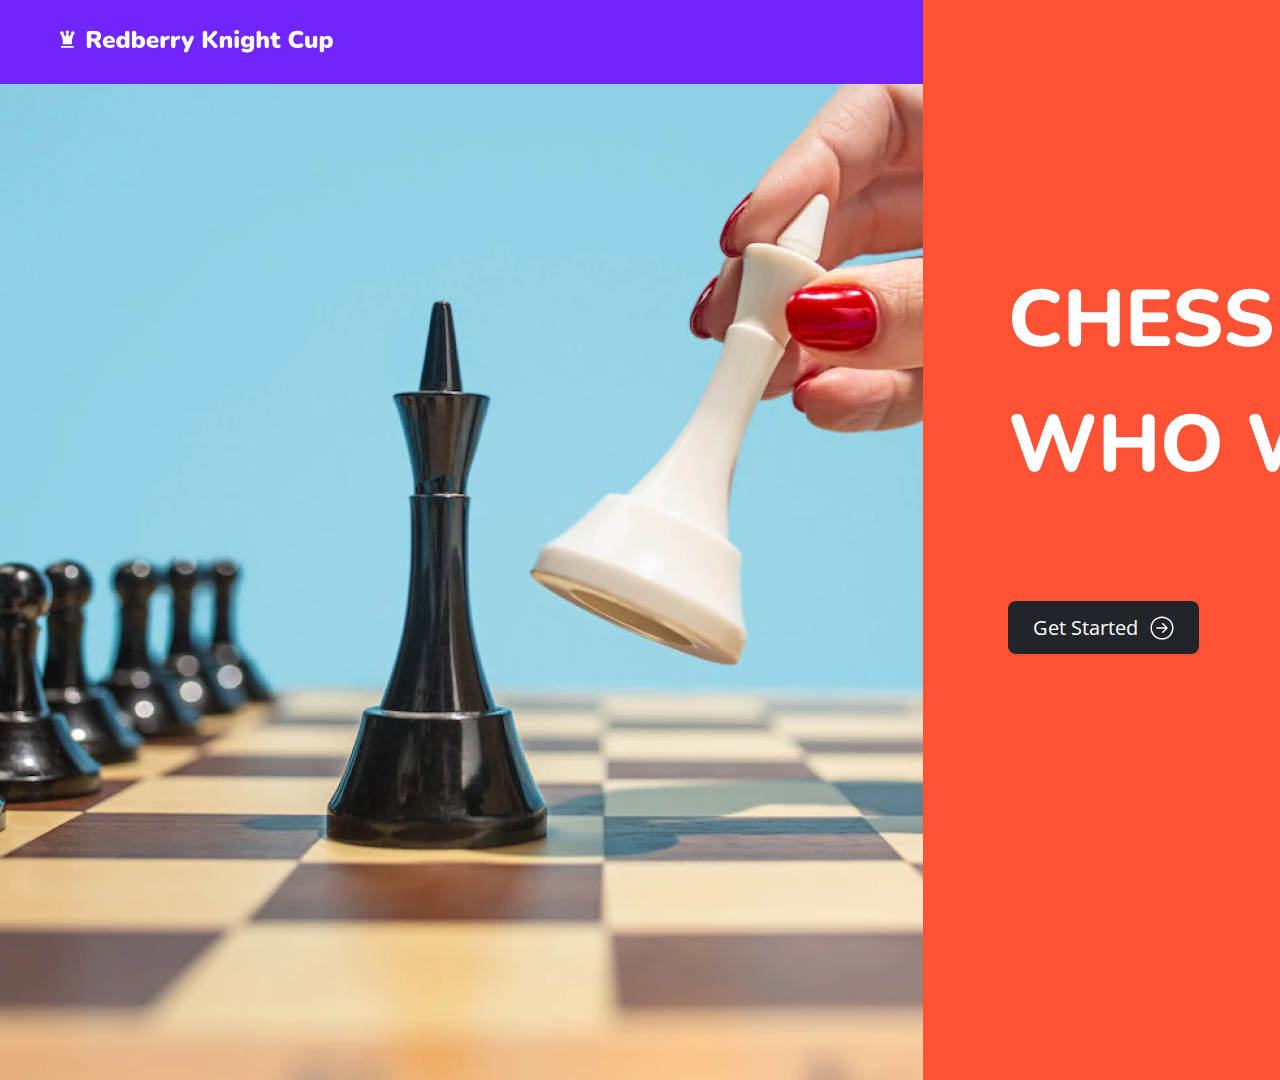
<file: index.html>
<!DOCTYPE html>
<html lang="en">
  <head>
    <meta charset="UTF-8" />
    <meta http-equiv="X-UA-Compatible" content="IE=edge" />
    <meta name="viewport" content="width=device-width, initial-scale=1.0" />
    <link rel="stylesheet" href="./styles/style.css" />
    <link rel="stylesheet" href="./styles/index.css">
    <link rel="preconnect" href="https://fonts.googleapis.com" />
    <link rel="preconnect" href="https://fonts.gstatic.com" crossorigin />
    <link
      href="https://fonts.googleapis.com/css2?family=Nunito:wght@400;700;800&family=Open+Sans&display=swap"
      rel="stylesheet"
    />
    <title>Redberry Knight Cup</title>
  </head>
  <body>
    <!-- firstPage -->
    <div class="page firstPage">
      <div class="firstHalf">
        <header class="knightCupHeader">
          <div class="knight-cup-logo">
            <img
              src="./media/general/Vector.svg"
              alt="knight crown"
              class="crown-logo"
            />
            <img
              src="./media/general/Redberry Knight Cup.svg"
              alt="knight cup logo"
              class="crown"
            />
          </div>
        </header>
        <div class="main-img">
          <img
            src="./media/first_page/Landing page- scrolling photo.png"
            alt="chess board"
            class="main-board-img"
          />
        </div>
      </div>
      <div class="second-Half">
        <h2>CHESS SAYS</h2>
        <p>A LOT ABOUT</p>
        <h2>WHO WE ARE</h2>
        <a href="./form.html">
          <button class="first-btn">
            Get Started <img src="./media/general/arrow.svg" />
          </button>
        </a>
      </div>
    </div>
  </body>
</html>
</file>
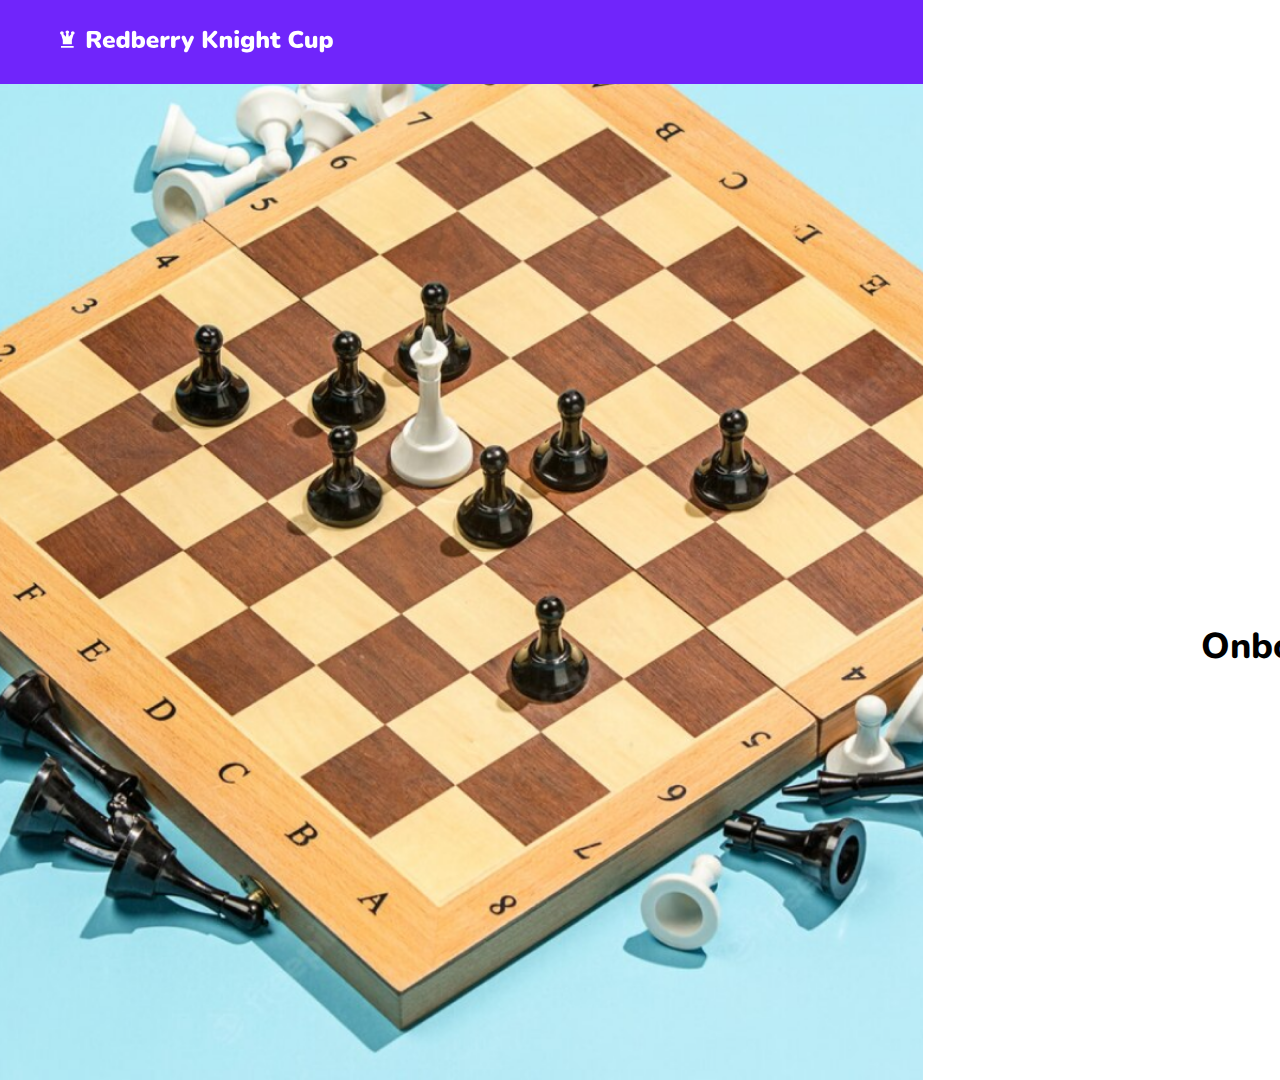
<file: thanks.html>
<!DOCTYPE html>
<html lang="en">
  <head>
    <meta charset="UTF-8" />
    <meta http-equiv="X-UA-Compatible" content="IE=edge" />
    <meta name="viewport" content="width=device-width, initial-scale=1.0" />
    <link rel="stylesheet" href="./styles/style.css" />
    <link rel="stylesheet" href="./styles/thanks.css">
    <link rel="preconnect" href="https://fonts.googleapis.com" />
    <link rel="preconnect" href="https://fonts.gstatic.com" crossorigin />
    <link
      href="https://fonts.googleapis.com/css2?family=Nunito:wght@400;700;800&family=Open+Sans&display=swap"
      rel="stylesheet"
    />
    <title>Redberry Knight Cup</title>
  </head>
  <body>
    <!-- firstPage -->
    <div class="page firstPage">
      <div class="firstHalf">
        <header class="knightCupHeader">
          <div class="knight-cup-logo">
            <img
              src="./media/general/Vector.svg"
              alt="knight crown"
              class="crown-logo"
            />
            <img
              src="./media/general/Redberry Knight Cup.svg"
              alt="knight cup logo"
              class="crown"
            />
          </div>
        </header>
        <div class="main-img">
          <img
            src="./media/thanks/unsplash_27LH_0jXKYIThanks.png"
            alt="chess board"
            class="main-board-img"
          />
        </div>
      </div>
      <div class="second-Half">
        <img src="./media/thanks/Succsess rocketrocket.svg" alt="fun rocket!" class="rocket-img">
        <h1 class="rocket-header">Onboarding completed!</h1>
      </div>
    </div>
    <script src="./scripts/finish.js"></script>
  </body>
</html>
</file>
<file: styles/style.css>
*{
  margin: 0;
  padding: 0;
  box-sizing: border-box;
}

button {
  background: none;
  border: none;
  cursor: pointer;
}


body {
  width: 1920px;
  height: 1080px;
  overflow: hidden;
}

.page {
  display: flex;
  height: 1080px;
}


.knightCupHeader{
  width: 923px;
  height: 84px;
  background-color: #7025FB;
  position: relative;
}

.second-Half {
  width: 997px;
  Height: 1080px;
  position: relative;
}

button {
  display: flex;
  align-items: center;
  justify-content: center;
}

.second-Half button img {
  height: 24px;
  width: 24px;
  margin-left: 12px;
}

.knight-cup-logo {
  position: absolute;
  left: 6.5%;
  right: 63.62%;
  top: 35.71%;
  bottom: 36.49%;
  width: 257.76px;
  height: 23.35px;
}

.crown-logo {
  width: 14.67px;
  height: 18.33px;
}

.crown {
  position: absolute;
  width: 252.82px;
  height: 23.35px;
  left: 22.93px;
  top: 0px;
}

.main-board-img {
  position: absolute;
  object-fit: cover;
  width: 923px;
  height: 1180px;
  top: -100px;
  left: 0;
  z-index: -1; 
}


/* General */

.display-n {
  display: none;
}

.display-y {
  display: block;
}
</file>
<file: styles/index.css>
.second-Half {
  background-color: #FD5334;
}

.second-Half button {
  position: absolute;
  top: 601px;
  left: 85px;
  width: 191px;
  height: 53px;
  border-radius: 8px;
  padding: 13px 24px 13px 24px;
  background-color: #212529;
  font-family: "open sans";
  color: #fff;
  font-size: 20px;
  line-height: 27px;
}

.second-Half button:hover {
  outline: 4px solid #C2A5F988;
}

.second-Half h2 {
  color: white;
  font-family: "Nunito";
  font-weight: 800;
  line-height: 109.12px;
  font-size: 80px;
  vertical-align: top;
}

.second-Half p {
  font-family: "Nunito";
  color: #212529;
  font-weight: 700;
  font-size: 20px;
  line-height: 27.28px;
  position: absolute;
  top: 306px;
  left: 607px;
}

.second-Half h2:nth-of-type(1) {
  position: absolute;
  top: 265px;
  left: 85px;
}

.second-Half h2:nth-of-type(2) {
  position: absolute;
  top: 390px;
  left: 85px;
}
</file>
<file: styles/thanks.css>
.rocket-img {
  position: absolute;
  width: 183px;
  height: 190px;
  top: 416px;
  left: 387px;
}

h1.rocket-header {
  font-family: "Nunito";
  font-weight: 800;
  font-size: 36px;
  line-height: 54px;
  position: absolute;
  top: 620px;
  left: 278px;
}
</file>
